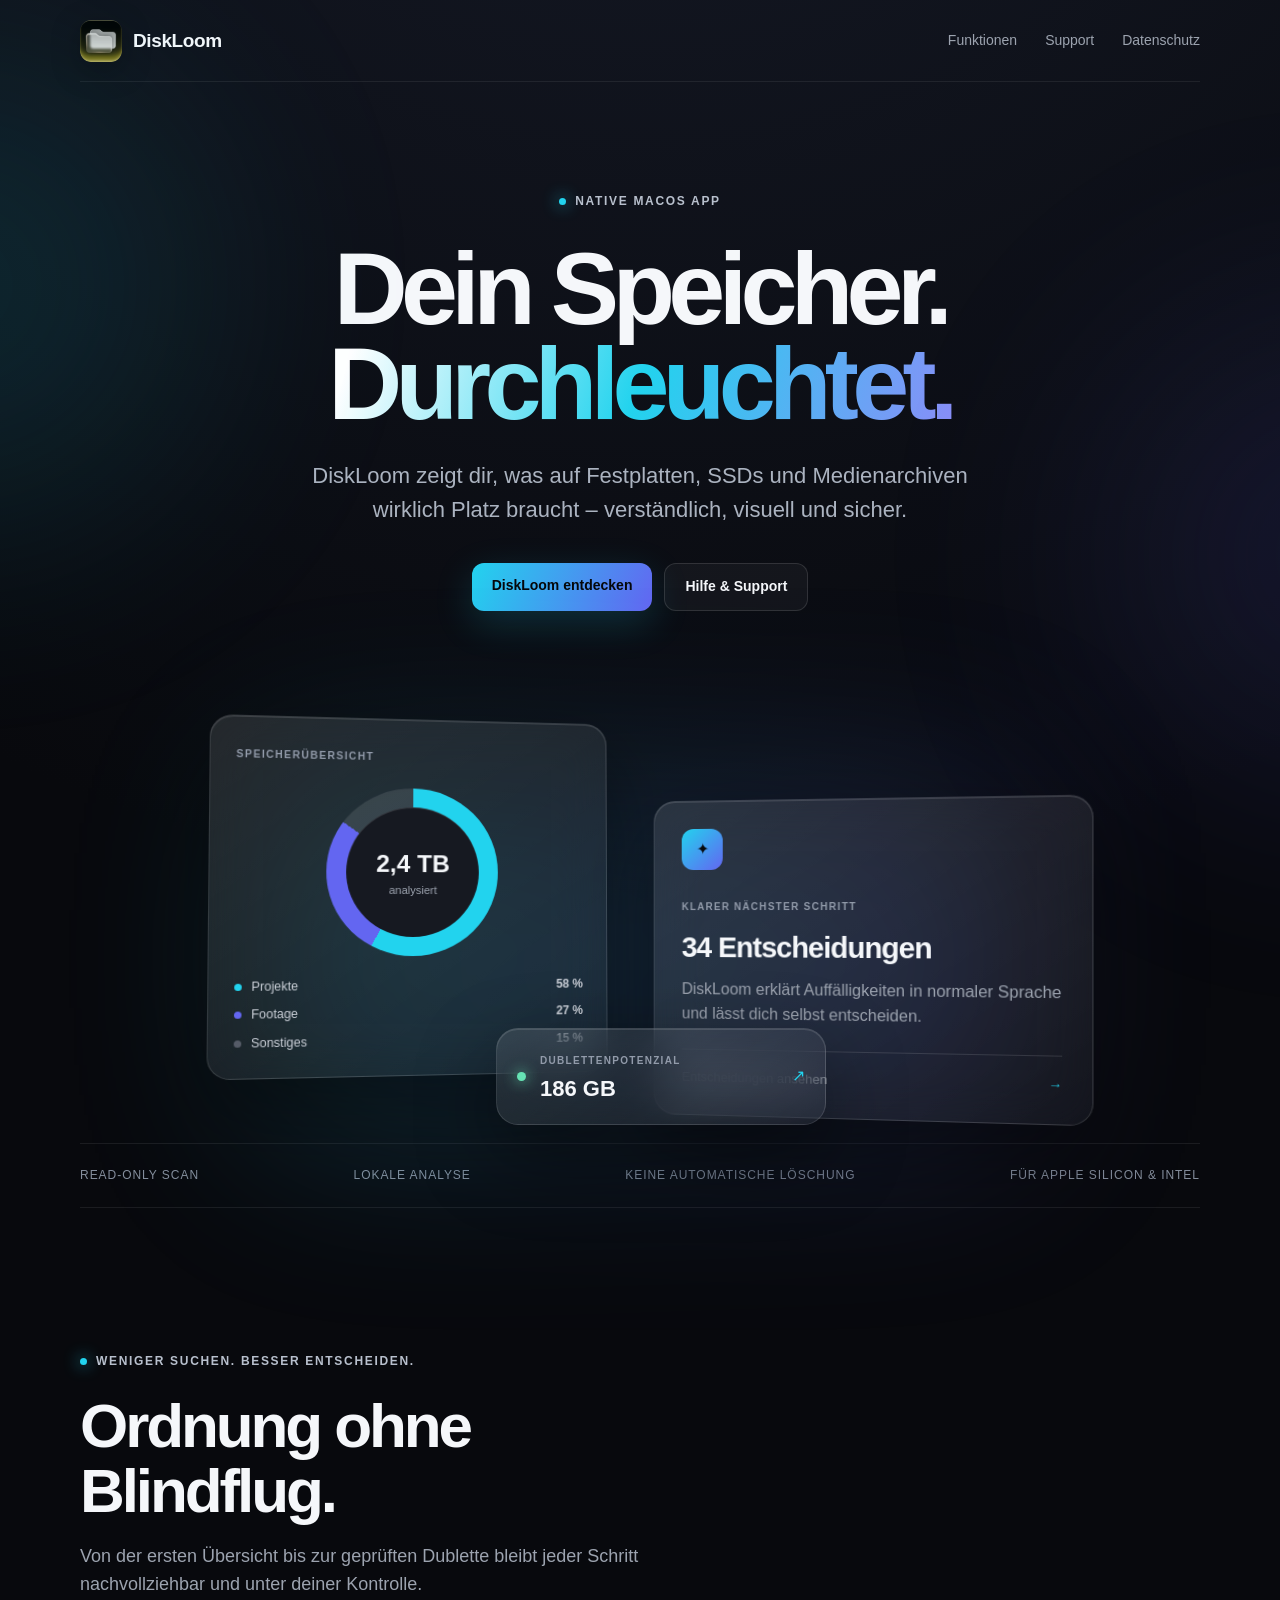
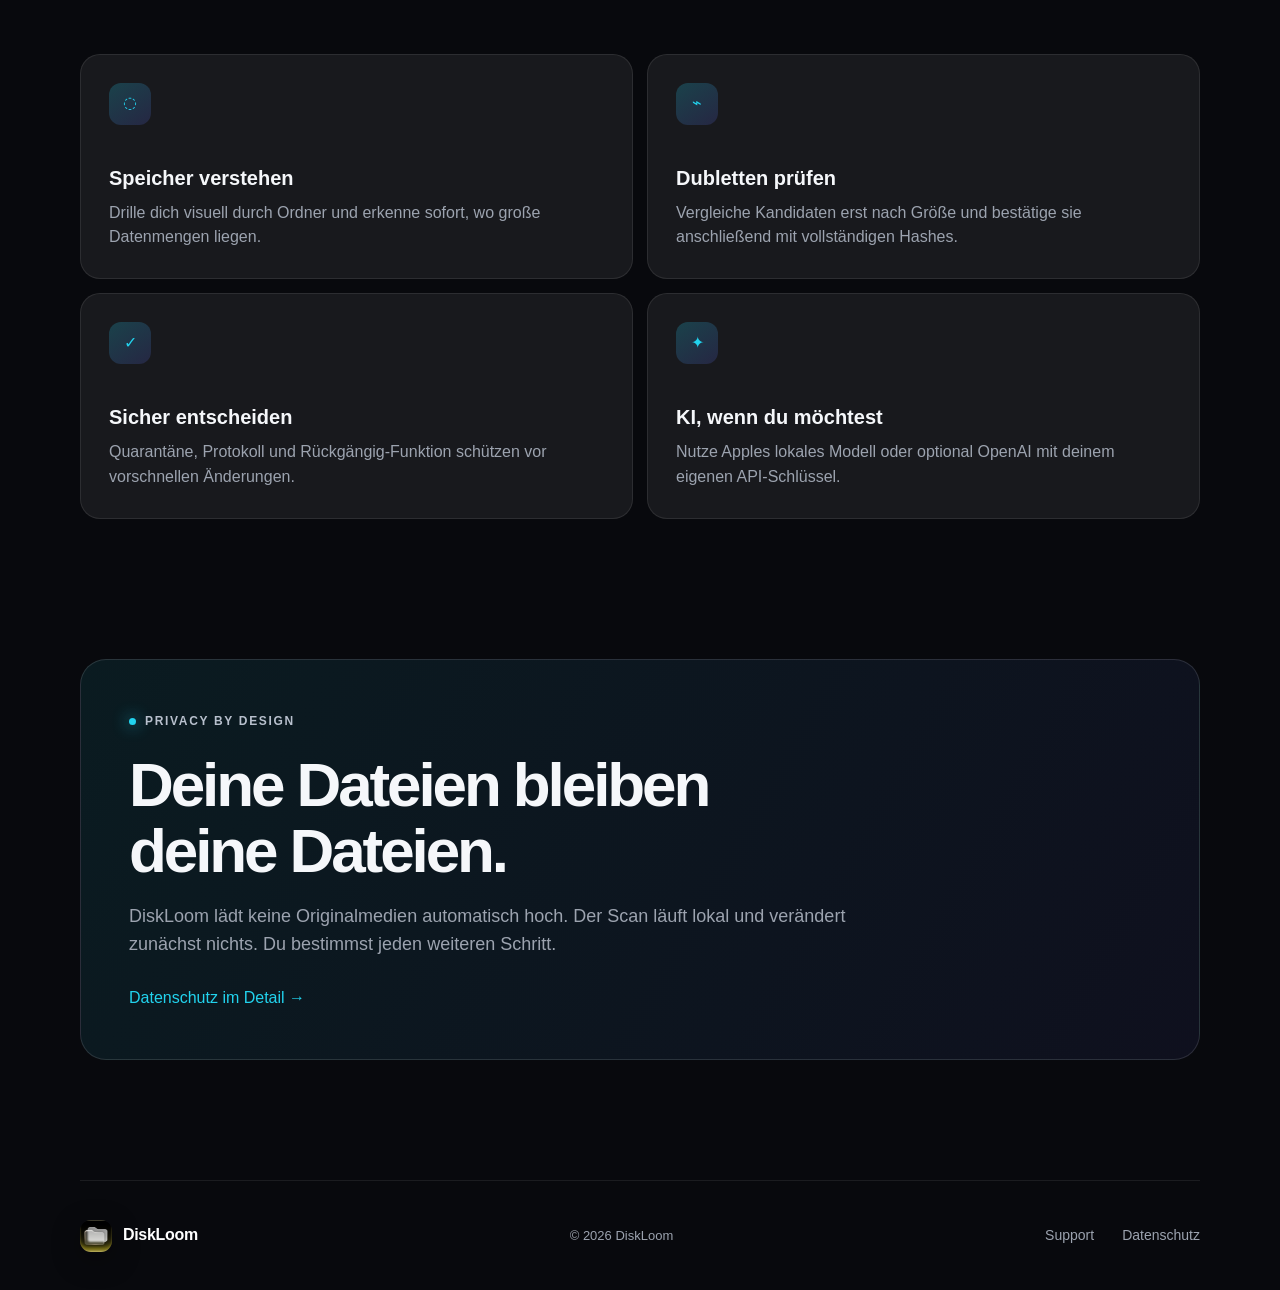
<file: index.html>
<!doctype html>
<html lang="de">
<head>
  <meta charset="utf-8">
  <meta name="viewport" content="width=device-width, initial-scale=1">
  <meta name="description" content="DiskLoom macht Speicher, Ordner und mögliche Dubletten auf deinem Mac verständlich.">
  <meta name="theme-color" content="#08090d">
  <title>DiskLoom – Dein Speicher. Durchleuchtet.</title>
  <link rel="icon" href="diskloom-icon.png">
  <link rel="stylesheet" href="styles.css">
</head>
<body>
  <div class="ambient ambient-one"></div>
  <div class="ambient ambient-two"></div>
  <header class="site-header wrap">
    <a class="brand" href="./" aria-label="DiskLoom Startseite">
      <img src="diskloom-icon.png" alt="" width="42" height="42">
      <span>DiskLoom</span>
    </a>
    <nav aria-label="Hauptnavigation">
      <a href="#funktionen">Funktionen</a>
      <a href="support.html">Support</a>
      <a href="datenschutz.html">Datenschutz</a>
    </nav>
  </header>

  <main>
    <section class="hero wrap">
      <div class="eyebrow"><span></span> Native macOS App</div>
      <h1>Dein Speicher.<br><em>Durchleuchtet.</em></h1>
      <p class="hero-copy">DiskLoom zeigt dir, was auf Festplatten, SSDs und Medienarchiven wirklich Platz braucht – verständlich, visuell und sicher.</p>
      <div class="hero-actions">
        <a class="button primary" href="#funktionen">DiskLoom entdecken</a>
        <a class="button secondary" href="support.html">Hilfe & Support</a>
      </div>
      <div class="product-stage" aria-label="DiskLoom Funktionsübersicht">
        <div class="glass-card scan-card">
          <span class="card-label">SPEICHERÜBERSICHT</span>
          <div class="ring"><span>2,4 TB<small>analysiert</small></span></div>
          <div class="legend"><i></i> Projekte <b>58 %</b></div>
          <div class="legend violet"><i></i> Footage <b>27 %</b></div>
          <div class="legend soft"><i></i> Sonstiges <b>15 %</b></div>
        </div>
        <div class="glass-card insight-card">
          <div class="signal">✦</div>
          <span class="card-label">KLARER NÄCHSTER SCHRITT</span>
          <h2>34 Entscheidungen</h2>
          <p>DiskLoom erklärt Auffälligkeiten in normaler Sprache und lässt dich selbst entscheiden.</p>
          <div class="mini-button">Entscheidungen ansehen <span>→</span></div>
        </div>
        <div class="glass-card duplicate-card">
          <span class="status-dot"></span>
          <div><span class="card-label">DUBLETTENPOTENZIAL</span><strong>186 GB</strong></div>
          <span class="arrow">↗</span>
        </div>
      </div>
    </section>

    <section class="trust-line wrap" aria-label="Vorteile">
      <span>Read-only Scan</span><span>Lokale Analyse</span><span>Keine automatische Löschung</span><span>Für Apple Silicon & Intel</span>
    </section>

    <section class="features wrap" id="funktionen">
      <div class="section-intro">
        <span class="eyebrow"><span></span> Weniger suchen. Besser entscheiden.</span>
        <h2>Ordnung ohne Blindflug.</h2>
        <p>Von der ersten Übersicht bis zur geprüften Dublette bleibt jeder Schritt nachvollziehbar und unter deiner Kontrolle.</p>
      </div>
      <div class="feature-grid">
        <article><div class="feature-icon">◌</div><h3>Speicher verstehen</h3><p>Drille dich visuell durch Ordner und erkenne sofort, wo große Datenmengen liegen.</p></article>
        <article><div class="feature-icon">⌁</div><h3>Dubletten prüfen</h3><p>Vergleiche Kandidaten erst nach Größe und bestätige sie anschließend mit vollständigen Hashes.</p></article>
        <article><div class="feature-icon">✓</div><h3>Sicher entscheiden</h3><p>Quarantäne, Protokoll und Rückgängig-Funktion schützen vor vorschnellen Änderungen.</p></article>
        <article><div class="feature-icon">✦</div><h3>KI, wenn du möchtest</h3><p>Nutze Apples lokales Modell oder optional OpenAI mit deinem eigenen API-Schlüssel.</p></article>
      </div>
    </section>

    <section class="privacy-banner wrap">
      <div><span class="eyebrow"><span></span> Privacy by design</span><h2>Deine Dateien bleiben deine Dateien.</h2></div>
      <p>DiskLoom lädt keine Originalmedien automatisch hoch. Der Scan läuft lokal und verändert zunächst nichts. Du bestimmst jeden weiteren Schritt.</p>
      <a href="datenschutz.html" class="text-link">Datenschutz im Detail →</a>
    </section>
  </main>

  <footer class="wrap">
    <a class="brand small" href="./"><img src="diskloom-icon.png" alt="" width="32" height="32"><span>DiskLoom</span></a>
    <p>© 2026 DiskLoom</p>
    <div><a href="support.html">Support</a><a href="datenschutz.html">Datenschutz</a></div>
  </footer>
</body>
</html>
</file>
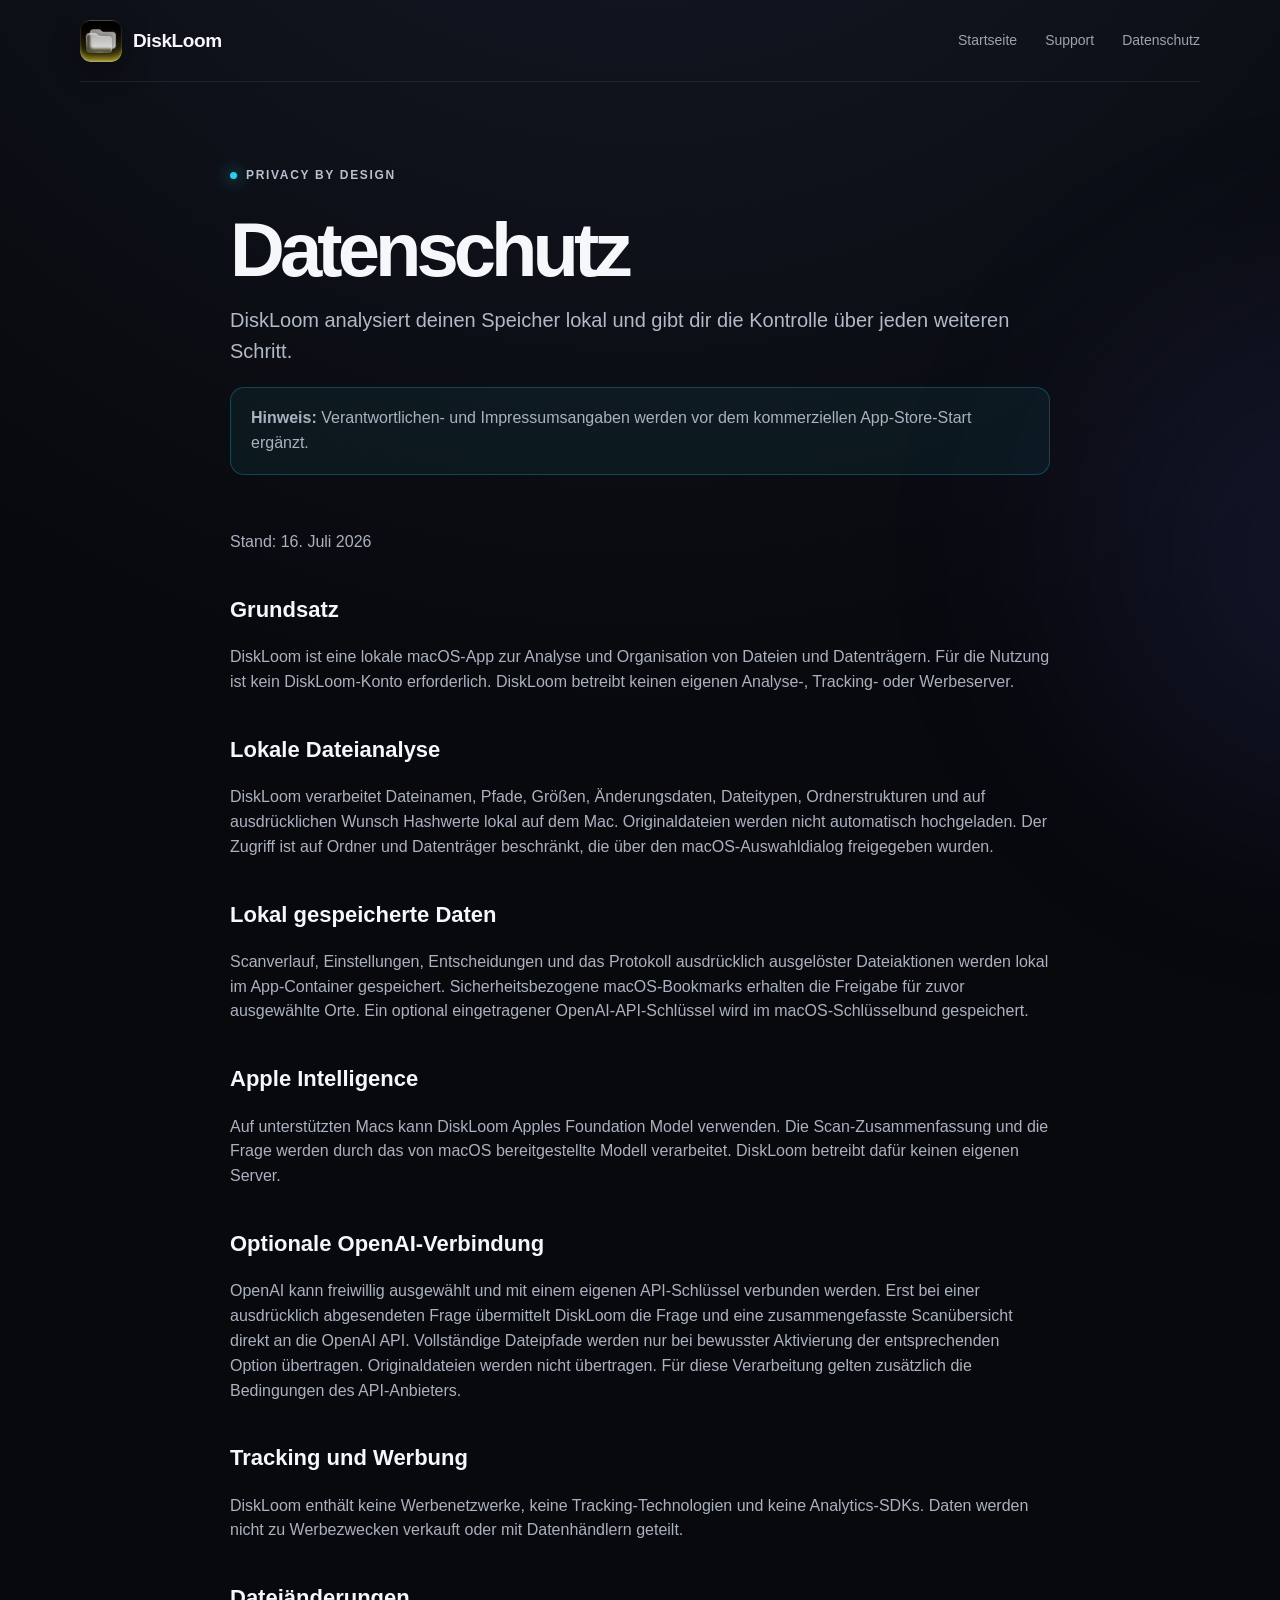
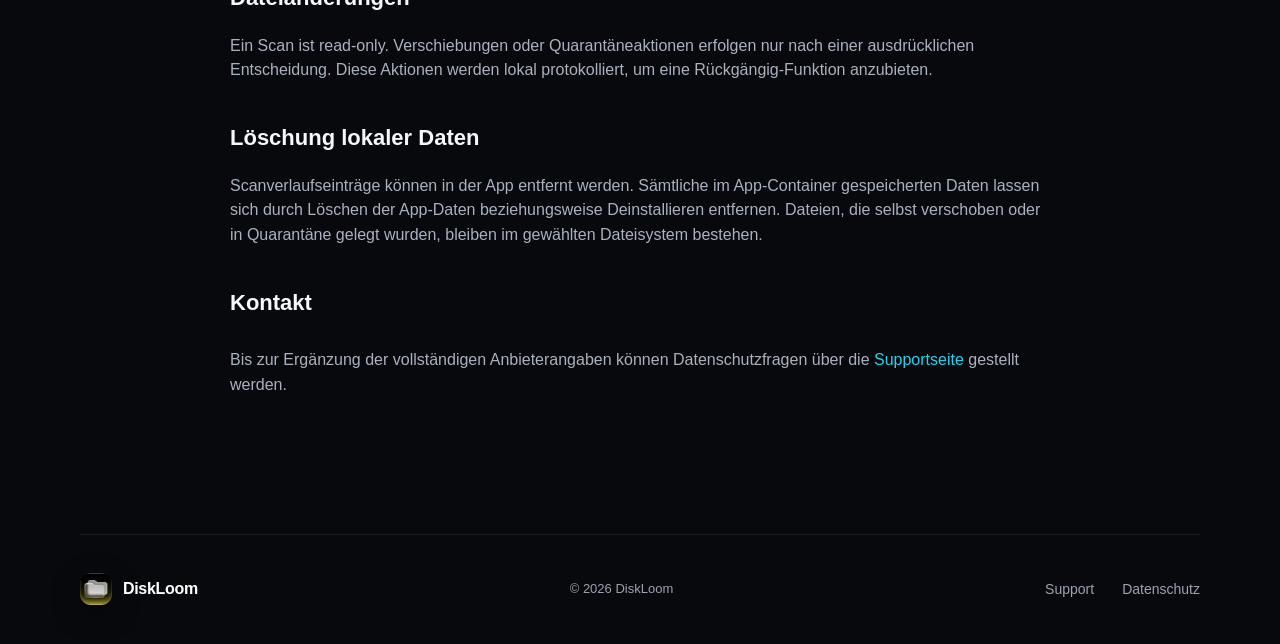
<file: datenschutz.html>
<!doctype html><html lang="de"><head><meta charset="utf-8"><meta name="viewport" content="width=device-width,initial-scale=1"><meta name="theme-color" content="#08090d"><title>DiskLoom – Datenschutz</title><link rel="icon" href="diskloom-icon.png"><link rel="stylesheet" href="styles.css"></head>
<body><div class="ambient ambient-two"></div><header class="site-header wrap"><a class="brand" href="./"><img src="diskloom-icon.png" alt="" width="42" height="42"><span>DiskLoom</span></a><nav><a href="./">Startseite</a><a href="support.html">Support</a><a href="datenschutz.html">Datenschutz</a></nav></header>
<main class="legal-main wrap"><span class="eyebrow"><span></span> Privacy by design</span><h1>Datenschutz</h1><p class="lead">DiskLoom analysiert deinen Speicher lokal und gibt dir die Kontrolle über jeden weiteren Schritt.</p><p class="notice"><strong>Hinweis:</strong> Verantwortlichen- und Impressumsangaben werden vor dem kommerziellen App-Store-Start ergänzt.</p>
<article><p>Stand: 16. Juli 2026</p><h2>Grundsatz</h2><p>DiskLoom ist eine lokale macOS-App zur Analyse und Organisation von Dateien und Datenträgern. Für die Nutzung ist kein DiskLoom-Konto erforderlich. DiskLoom betreibt keinen eigenen Analyse-, Tracking- oder Werbeserver.</p><h2>Lokale Dateianalyse</h2><p>DiskLoom verarbeitet Dateinamen, Pfade, Größen, Änderungsdaten, Dateitypen, Ordnerstrukturen und auf ausdrücklichen Wunsch Hashwerte lokal auf dem Mac. Originaldateien werden nicht automatisch hochgeladen. Der Zugriff ist auf Ordner und Datenträger beschränkt, die über den macOS-Auswahldialog freigegeben wurden.</p><h2>Lokal gespeicherte Daten</h2><p>Scanverlauf, Einstellungen, Entscheidungen und das Protokoll ausdrücklich ausgelöster Dateiaktionen werden lokal im App-Container gespeichert. Sicherheitsbezogene macOS-Bookmarks erhalten die Freigabe für zuvor ausgewählte Orte. Ein optional eingetragener OpenAI-API-Schlüssel wird im macOS-Schlüsselbund gespeichert.</p><h2>Apple Intelligence</h2><p>Auf unterstützten Macs kann DiskLoom Apples Foundation Model verwenden. Die Scan-Zusammenfassung und die Frage werden durch das von macOS bereitgestellte Modell verarbeitet. DiskLoom betreibt dafür keinen eigenen Server.</p><h2>Optionale OpenAI-Verbindung</h2><p>OpenAI kann freiwillig ausgewählt und mit einem eigenen API-Schlüssel verbunden werden. Erst bei einer ausdrücklich abgesendeten Frage übermittelt DiskLoom die Frage und eine zusammengefasste Scanübersicht direkt an die OpenAI API. Vollständige Dateipfade werden nur bei bewusster Aktivierung der entsprechenden Option übertragen. Originaldateien werden nicht übertragen. Für diese Verarbeitung gelten zusätzlich die Bedingungen des API-Anbieters.</p><h2>Tracking und Werbung</h2><p>DiskLoom enthält keine Werbenetzwerke, keine Tracking-Technologien und keine Analytics-SDKs. Daten werden nicht zu Werbezwecken verkauft oder mit Datenhändlern geteilt.</p><h2>Dateiänderungen</h2><p>Ein Scan ist read-only. Verschiebungen oder Quarantäneaktionen erfolgen nur nach einer ausdrücklichen Entscheidung. Diese Aktionen werden lokal protokolliert, um eine Rückgängig-Funktion anzubieten.</p><h2>Löschung lokaler Daten</h2><p>Scanverlaufseinträge können in der App entfernt werden. Sämtliche im App-Container gespeicherten Daten lassen sich durch Löschen der App-Daten beziehungsweise Deinstallieren entfernen. Dateien, die selbst verschoben oder in Quarantäne gelegt wurden, bleiben im gewählten Dateisystem bestehen.</p><h2>Kontakt</h2><p>Bis zur Ergänzung der vollständigen Anbieterangaben können Datenschutzfragen über die <a class="text-link" href="support.html">Supportseite</a> gestellt werden.</p></article></main>
<footer class="wrap"><a class="brand small" href="./"><img src="diskloom-icon.png" alt="" width="32" height="32"><span>DiskLoom</span></a><p>© 2026 DiskLoom</p><div><a href="support.html">Support</a><a href="datenschutz.html">Datenschutz</a></div></footer></body></html>
</file>
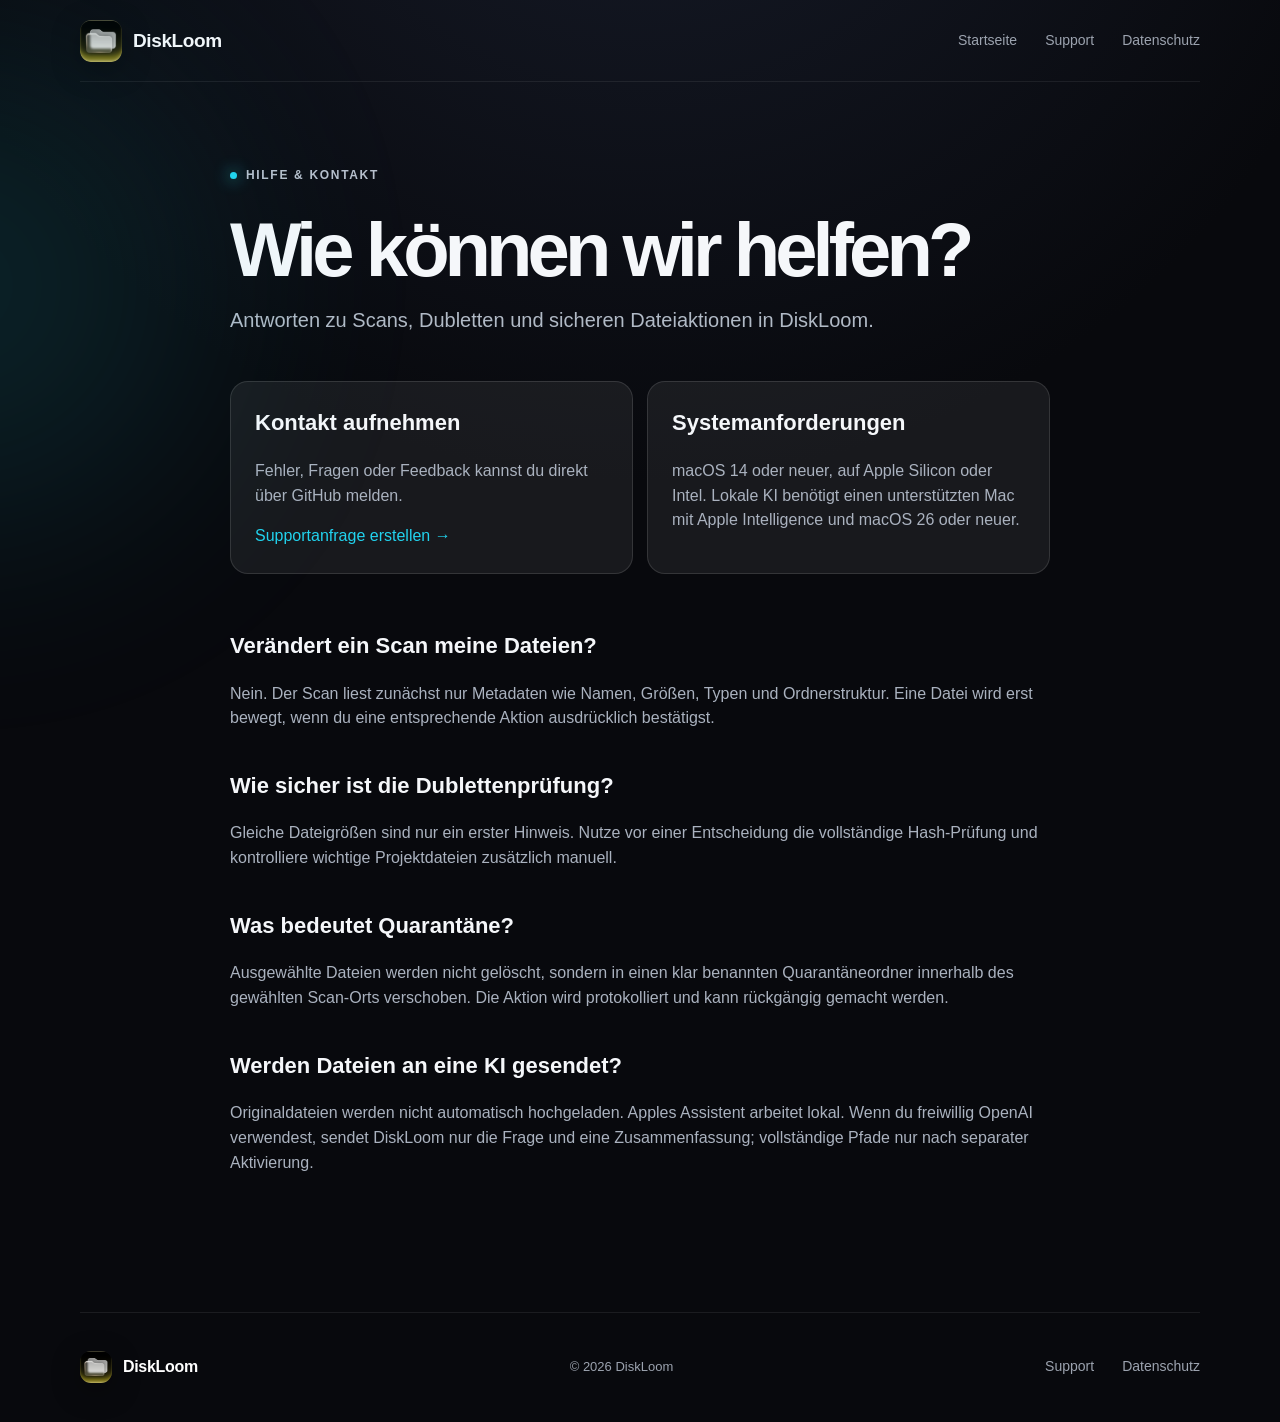
<file: support.html>
<!doctype html><html lang="de"><head><meta charset="utf-8"><meta name="viewport" content="width=device-width,initial-scale=1"><meta name="theme-color" content="#08090d"><title>DiskLoom – Support</title><link rel="icon" href="diskloom-icon.png"><link rel="stylesheet" href="styles.css"></head>
<body><div class="ambient ambient-one"></div><header class="site-header wrap"><a class="brand" href="./"><img src="diskloom-icon.png" alt="" width="42" height="42"><span>DiskLoom</span></a><nav><a href="./">Startseite</a><a href="support.html">Support</a><a href="datenschutz.html">Datenschutz</a></nav></header>
<main class="legal-main wrap"><span class="eyebrow"><span></span> Hilfe & Kontakt</span><h1>Wie können wir helfen?</h1><p class="lead">Antworten zu Scans, Dubletten und sicheren Dateiaktionen in DiskLoom.</p>
<div class="support-grid"><section class="support-card"><h2>Kontakt aufnehmen</h2><p>Fehler, Fragen oder Feedback kannst du direkt über GitHub melden.</p><a href="https://github.com/EletheKing/diskloom-site/issues/new" rel="noopener">Supportanfrage erstellen →</a></section><section class="support-card"><h2>Systemanforderungen</h2><p>macOS 14 oder neuer, auf Apple Silicon oder Intel. Lokale KI benötigt einen unterstützten Mac mit Apple Intelligence und macOS 26 oder neuer.</p></section></div>
<article><h2>Verändert ein Scan meine Dateien?</h2><p>Nein. Der Scan liest zunächst nur Metadaten wie Namen, Größen, Typen und Ordnerstruktur. Eine Datei wird erst bewegt, wenn du eine entsprechende Aktion ausdrücklich bestätigst.</p><h2>Wie sicher ist die Dublettenprüfung?</h2><p>Gleiche Dateigrößen sind nur ein erster Hinweis. Nutze vor einer Entscheidung die vollständige Hash-Prüfung und kontrolliere wichtige Projektdateien zusätzlich manuell.</p><h2>Was bedeutet Quarantäne?</h2><p>Ausgewählte Dateien werden nicht gelöscht, sondern in einen klar benannten Quarantäneordner innerhalb des gewählten Scan-Orts verschoben. Die Aktion wird protokolliert und kann rückgängig gemacht werden.</p><h2>Werden Dateien an eine KI gesendet?</h2><p>Originaldateien werden nicht automatisch hochgeladen. Apples Assistent arbeitet lokal. Wenn du freiwillig OpenAI verwendest, sendet DiskLoom nur die Frage und eine Zusammenfassung; vollständige Pfade nur nach separater Aktivierung.</p></article></main>
<footer class="wrap"><a class="brand small" href="./"><img src="diskloom-icon.png" alt="" width="32" height="32"><span>DiskLoom</span></a><p>© 2026 DiskLoom</p><div><a href="support.html">Support</a><a href="datenschutz.html">Datenschutz</a></div></footer></body></html>
</file>
<file: styles.css>
:root {
  color-scheme: dark;
  --bg: #08090d;
  --panel: rgba(255,255,255,.065);
  --line: rgba(255,255,255,.12);
  --text: #f5f7fa;
  --muted: #9ca3af;
  --cyan: #22d3ee;
  --violet: #6366f1;
  font: 16px/1.55 -apple-system, BlinkMacSystemFont, "SF Pro Display", "Segoe UI", sans-serif;
}
* { box-sizing: border-box; }
html { scroll-behavior: smooth; background: var(--bg); }
body { margin: 0; color: var(--text); background: radial-gradient(circle at 50% -20%, #171c2a 0, var(--bg) 42%); overflow-x: hidden; }
a { color: inherit; text-decoration: none; }
.wrap { width: min(1120px, calc(100% - 40px)); margin-inline: auto; }
.ambient { position: fixed; width: 480px; height: 480px; border-radius: 50%; filter: blur(130px); opacity: .13; pointer-events: none; }
.ambient-one { background: var(--cyan); top: 5%; left: -280px; }
.ambient-two { background: var(--violet); right: -300px; top: 35%; }
.site-header { height: 82px; display: flex; align-items: center; justify-content: space-between; border-bottom: 1px solid rgba(255,255,255,.07); }
.brand { display: flex; align-items: center; gap: 11px; font-size: 19px; font-weight: 650; letter-spacing: -.02em; }
.brand img { border-radius: 11px; box-shadow: 0 8px 28px rgba(0,0,0,.35); }
nav, footer div { display: flex; align-items: center; gap: 28px; }
nav a, footer a { color: var(--muted); font-size: 14px; transition: color .2s ease; }
nav a:hover, footer a:hover { color: white; }
.hero { text-align: center; padding-top: 106px; }
.eyebrow { display: inline-flex; align-items: center; gap: 9px; color: #b8c0cd; font-size: 12px; letter-spacing: .14em; text-transform: uppercase; font-weight: 650; }
.eyebrow > span { width: 7px; height: 7px; border-radius: 50%; background: var(--cyan); box-shadow: 0 0 16px var(--cyan); }
h1 { font-size: clamp(58px, 8vw, 104px); line-height: .93; letter-spacing: -.065em; margin: 28px 0; font-weight: 650; }
h1 em { font-style: normal; color: transparent; background: linear-gradient(110deg, #fff 5%, var(--cyan) 50%, #8b8df8); -webkit-background-clip: text; background-clip: text; }
.hero-copy { max-width: 680px; margin: 0 auto; color: #abb3c0; font-size: clamp(18px, 2vw, 22px); line-height: 1.55; }
.hero-actions { display: flex; justify-content: center; gap: 12px; margin: 36px 0 72px; }
.button { padding: 12px 20px; border-radius: 12px; font-size: 14px; font-weight: 620; border: 1px solid var(--line); transition: transform .2s ease, border-color .2s ease; }
.button:hover { transform: translateY(-2px); border-color: rgba(255,255,255,.25); }
.button.primary { background: linear-gradient(115deg, var(--cyan), var(--violet)); color: #05070a; border: 0; box-shadow: 0 12px 38px rgba(34,211,238,.18); }
.button.secondary { background: rgba(255,255,255,.04); }
.product-stage { min-height: 460px; position: relative; max-width: 960px; margin: 0 auto; perspective: 1000px; }
.product-stage::before { content: ""; position: absolute; inset: 20% 10% 0; background: linear-gradient(100deg, var(--cyan), var(--violet)); filter: blur(100px); opacity: .18; }
.glass-card { position: absolute; text-align: left; border: 1px solid var(--line); background: linear-gradient(145deg, rgba(255,255,255,.11), rgba(255,255,255,.035)); box-shadow: 0 30px 80px rgba(0,0,0,.42), inset 0 1px rgba(255,255,255,.12); backdrop-filter: blur(24px); border-radius: 22px; }
.scan-card { width: 390px; left: 6%; top: 35px; padding: 24px; transform: rotateY(8deg) rotateX(2deg); }
.card-label { color: #929baa; font-size: 10px; letter-spacing: .13em; font-weight: 700; }
.ring { width: 168px; height: 168px; margin: 20px auto; border-radius: 50%; display: grid; place-items: center; background: conic-gradient(var(--cyan) 0 58%, var(--violet) 58% 85%, rgba(255,255,255,.1) 85%); position: relative; }
.ring::after { content: ""; position: absolute; inset: 19px; border-radius: 50%; background: #161921; box-shadow: inset 0 1px rgba(255,255,255,.12); }
.ring span { position: relative; z-index: 1; text-align: center; font-size: 24px; font-weight: 680; }
.ring small { display: block; color: var(--muted); font-size: 11px; font-weight: 500; }
.legend { display: flex; align-items: center; gap: 9px; color: #ccd1d9; font-size: 12px; margin-top: 9px; }
.legend i { width: 7px; height: 7px; border-radius: 50%; background: var(--cyan); }
.legend.violet i { background: var(--violet); }.legend.soft i { background: #555b67; }.legend b { margin-left: auto; font-weight: 600; }
.insight-card { width: 430px; right: 4%; top: 115px; padding: 28px; transform: rotateY(-8deg); }
.signal { width: 42px; height: 42px; display: grid; place-items: center; border-radius: 12px; background: linear-gradient(135deg, var(--cyan), var(--violet)); color: #07090d; margin-bottom: 24px; }
.insight-card h2 { font-size: 29px; letter-spacing: -.035em; margin: 8px 0; }.insight-card p { color: var(--muted); margin: 0; }
.mini-button { margin-top: 24px; border-top: 1px solid var(--line); padding-top: 18px; font-size: 13px; color: #dfe4eb; }.mini-button span { float: right; color: var(--cyan); }
.duplicate-card { width: 330px; left: 35%; bottom: 18px; padding: 18px 20px; display: flex; gap: 14px; align-items: center; }
.status-dot { width: 9px; height: 9px; border-radius: 50%; background: #66e3b4; box-shadow: 0 0 14px #66e3b4; }.duplicate-card strong { display: block; font-size: 22px; }.duplicate-card .arrow { margin-left: auto; color: var(--cyan); }
.trust-line { display: flex; justify-content: space-between; gap: 20px; border-block: 1px solid rgba(255,255,255,.08); padding-block: 22px; color: #858e9c; font-size: 12px; text-transform: uppercase; letter-spacing: .08em; }
.features { padding-block: 140px; }.section-intro { max-width: 650px; }.section-intro h2, .privacy-banner h2 { font-size: clamp(38px, 5vw, 62px); line-height: 1.05; letter-spacing: -.05em; margin: 20px 0; }.section-intro p, .privacy-banner p { color: var(--muted); font-size: 18px; }
.feature-grid { margin-top: 55px; display: grid; grid-template-columns: repeat(2, 1fr); gap: 14px; }.feature-grid article { padding: 28px; min-height: 220px; background: var(--panel); border: 1px solid rgba(255,255,255,.09); border-radius: 20px; }.feature-icon { width: 42px; height: 42px; display: grid; place-items: center; border-radius: 12px; background: linear-gradient(145deg, rgba(34,211,238,.22), rgba(99,102,241,.18)); color: var(--cyan); }.feature-grid h3 { margin: 38px 0 7px; font-size: 20px; }.feature-grid p { color: var(--muted); margin: 0; max-width: 440px; }
.privacy-banner { margin-bottom: 120px; padding: 48px; border-radius: 26px; border: 1px solid var(--line); background: linear-gradient(120deg, rgba(34,211,238,.09), rgba(99,102,241,.08)); }.privacy-banner > div { max-width: 700px; }.privacy-banner p { max-width: 760px; }.text-link { display: inline-block; color: var(--cyan); margin-top: 10px; }
footer { min-height: 110px; border-top: 1px solid rgba(255,255,255,.08); display: flex; align-items: center; justify-content: space-between; color: var(--muted); font-size: 13px; }.brand.small { color: white; font-size: 16px; }
.legal-main { padding-block: 80px 120px; max-width: 820px; }.legal-main h1 { font-size: clamp(48px, 7vw, 76px); margin-bottom: 16px; }.legal-main .lead { font-size: 20px; color: #b1bac6; }.legal-main article { margin-top: 55px; }.legal-main h2 { font-size: 22px; margin-top: 38px; }.legal-main p, .legal-main li { color: #aab2bf; }.legal-main .notice { padding: 18px 20px; border: 1px solid rgba(34,211,238,.25); background: rgba(34,211,238,.06); border-radius: 14px; }.support-grid { display: grid; grid-template-columns: repeat(2,1fr); gap: 14px; margin-top: 45px; }.support-card { padding: 24px; border: 1px solid var(--line); background: var(--panel); border-radius: 18px; }.support-card h2 { margin-top: 0; }.support-card a { color: var(--cyan); }
@media (max-width: 760px) {
  .wrap { width: min(100% - 28px, 1120px); } nav a:first-child { display: none; } nav { gap: 16px; }.site-header { height: 68px; }
  .hero { padding-top: 70px; }.hero-actions { flex-direction: column; align-items: stretch; margin-bottom: 55px; }.product-stage { min-height: 720px; }.glass-card { transform: none; }.scan-card { width: 92%; left: 4%; top: 0; }.insight-card { width: 92%; right: 4%; top: 365px; }.duplicate-card { width: 88%; left: 6%; bottom: 0; }
  .trust-line { flex-wrap: wrap; justify-content: center; }.feature-grid, .support-grid { grid-template-columns: 1fr; }.features { padding-block: 95px; }.privacy-banner { padding: 28px; margin-bottom: 80px; } footer { padding-block: 28px; flex-wrap: wrap; gap: 18px; }
}
@media (prefers-reduced-motion: no-preference) { .glass-card { animation: float 7s ease-in-out infinite; }.insight-card { animation-delay: -2.5s; }.duplicate-card { animation-delay: -4s; } @keyframes float { 50% { translate: 0 -7px; } } }
</file>
